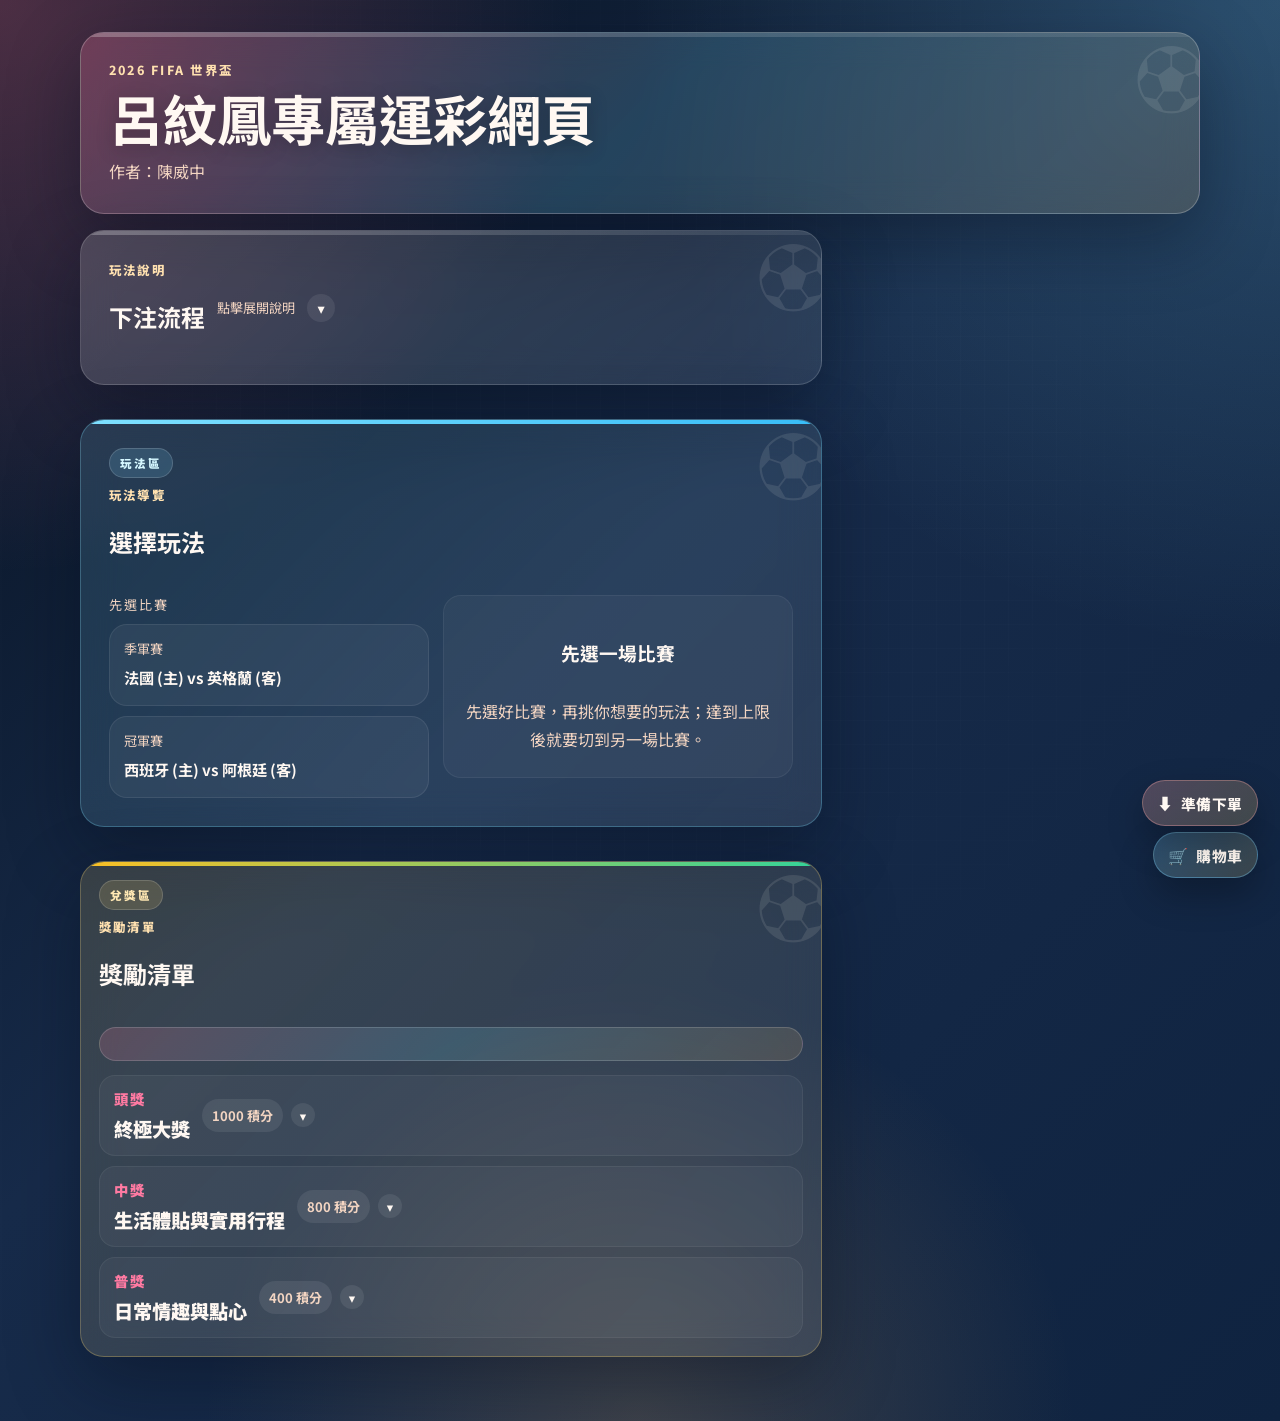
<file: index.html>
<!DOCTYPE html>
<html lang="zh-Hant">
<head>
	<meta charset="UTF-8">
	<meta name="viewport" content="width=device-width, initial-scale=1.0">
	<title>呂紋鳳專屬運彩網頁｜2026 FIFA 世界盃</title>
	<link rel="preconnect" href="https://fonts.googleapis.com">
	<link rel="preconnect" href="https://fonts.gstatic.com" crossorigin>
	<link href="https://fonts.googleapis.com/css2?family=Noto+Sans+TC:wght@400;500;700;900&display=swap" rel="stylesheet">
	<link rel="stylesheet" href="styles.css">
	<script defer src="script.js"></script>
</head>
<body>
	<main class="app-shell">
		<section class="hero card">
			<div class="hero__eyebrow">2026 FIFA 世界盃</div>
			<h1>呂紋鳳專屬運彩網頁</h1>
			<p>作者：陳威中</p>
		</section>

		<div class="shop-layout">
			<div class="shop-main">
				<section class="rules card">
					<details class="collapsible-card">
						<summary class="rules__header rules__header--compact">
							<div>
								<p class="match__label">玩法說明</p>
								<h2>下注流程</h2>
							</div>
							<span class="collapsible-card__hint">點擊展開說明</span>
							<span class="collapsible-card__icon">▾</span>
						</summary>
						<div class="rules-grid">
							<div class="rule-box">
								<h3>先選好玩法</h3>
								<p>先選一場比賽，再挑你想玩的玩法。</p>
							</div>
							<div class="rule-box">
								<h3>點準備下單</h3>
								<p>選好之後，點擊準備下單，畫面會跳到下單區塊。</p>
							</div>
							<div class="rule-box">
								<h3>選下注倍數</h3>
								<p>在下單區塊調整下注倍數，確認後加入購物車。</p>
							</div>
							<div class="rule-box">
								<h3>完成下單</h3>
								<p>所有下注都選完後，點確定下單，並把下單結果截圖給陳威中。</p>
							</div>
						</div>
					</details>
				</section>

				<section class="guide card card--play">
					<div class="guide__title-row">
						<div>
							<span class="section-badge section-badge--play">玩法區</span>
							<p class="match__label">玩法導覽</p>
							<h2>選擇玩法</h2>
						</div>
					</div>
					<div id="play-area" class="play-area"></div>
				</section>

				<section class="ticket card card--order floating-panel floating-panel--order is-hidden" id="order-section" aria-hidden="true">
					<div class="floating-panel__header">
						<div class="ticket__header">
							<div>
								<span class="section-badge section-badge--order">下單區</span>
								<p class="match__label">線單</p>
								<h2>我的下注單</h2>
							</div>
							<div class="ticket__meta">先選玩法，再把它送進購物車</div>
						</div>
						<button class="floating-panel__close" type="button" data-close-panel="order" aria-label="關閉下單區">✕</button>
					</div>
					<div class="ticket__controls">
						<label class="stake-field">
							<span>下注倍數</span>
							<input id="stake-input" type="number" min="1" step="1" value="1">
						</label>
						<div class="ticket__summary">
							<div>
								<span>本筆累積</span>
								<strong id="combo-times">0 積分</strong>
							</div>
							<div>
								<span>準備加入</span>
								<strong id="reward-status">尚未選玩法</strong>
							</div>
						</div>
					</div>
					<div id="ticket-list" class="ticket-list"></div>
				</section>

				<section class="rewards card card--reward">
					<div class="guide__title-row">
						<div>
							<span class="section-badge section-badge--reward">兌獎區</span>
							<p class="match__label">獎勵清單</p>
							<h2>獎勵清單</h2>
						</div>
					</div>
					<div id="reward-highlight" class="reward-highlight"></div>
					<div id="reward-catalog" class="reward-catalog"></div>
				</section>

			</div>

			<aside class="cart-dock card card--cart floating-panel floating-panel--cart is-hidden" id="cart-dock" aria-hidden="true">
				<div class="floating-panel__header">
					<div class="cart-dock__header">
						<div>
							<span class="section-badge section-badge--cart">購物車</span>
							<p class="match__label">購物車</p>
							<h2>下注購物車</h2>
						</div>
						<div class="cart-dock__count" id="cart-item-count">0 筆</div>
					</div>
					<button class="floating-panel__close" type="button" data-close-panel="cart" aria-label="關閉購物車">✕</button>
				</div>
				<div class="cart-dock__summary">
					<div>
							<span>購物車總積分</span>
							<strong id="cart-total-times">0 積分</strong>
					</div>
					<div>
						<span>獎勵解鎖</span>
						<strong id="cart-reward-status">尚未開始</strong>
					</div>
				</div>
				<div id="cart-list" class="cart-list"></div>
				<button id="confirm-order" class="cart-add" type="button">確定下單</button>
				<button id="cart-clear" class="cart-clear" type="button">清空購物車</button>
			</aside>
		</div>

		<button id="cart-fab" class="cart-fab" type="button" aria-label="快速跳到購物車">
			<span class="cart-fab__icon">🛒</span>
			<span class="cart-fab__text">購物車</span>
		</button>
		<button id="order-fab" class="cart-fab cart-fab--order" type="button" aria-label="準備下單">
			<span class="cart-fab__icon">⬇️</span>
			<span class="cart-fab__text">準備下單</span>
		</button>
		<div id="limit-toast" class="limit-toast" aria-live="polite"></div>
		<div id="error-popup-backdrop" class="error-popup-backdrop" hidden></div>
		<div id="error-popup" class="error-popup" role="alert" aria-live="assertive" hidden>
			<div class="error-popup__card">
				<div class="error-popup__icon">⚠️</div>
				<div class="error-popup__content">
					<h3>下單提醒</h3>
					<p id="error-popup-message"></p>
				</div>
				<button id="error-popup-close" class="error-popup__close" type="button" aria-label="關閉提示">✕</button>
			</div>
		</div>
		<div id="panel-backdrop" class="panel-backdrop" hidden></div>
	</main>
</body>
</html>
</file>
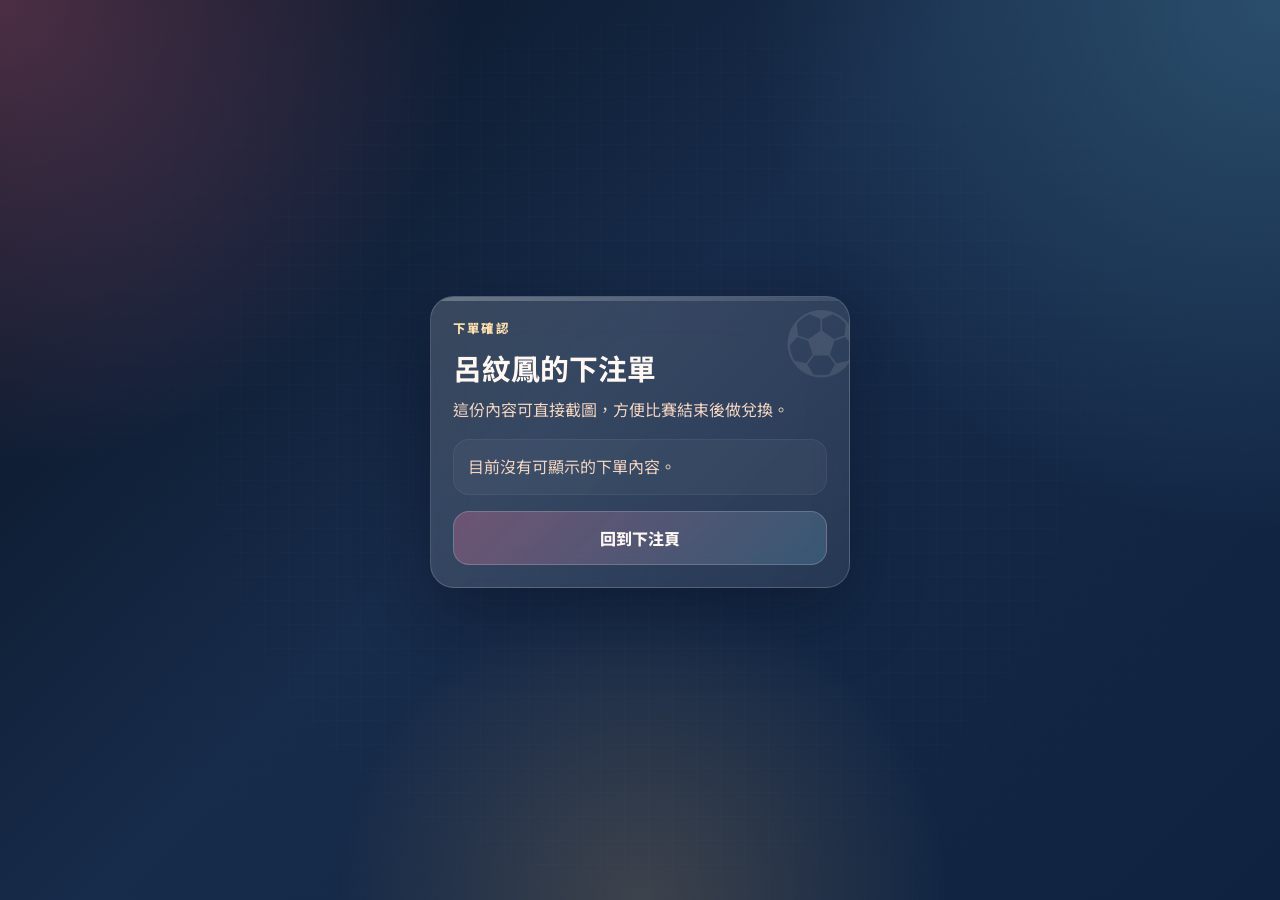
<file: order-confirmation.html>
<!DOCTYPE html>
<html lang="zh-Hant">
<head>
  <meta charset="UTF-8">
  <meta name="viewport" content="width=device-width, initial-scale=1.0">
  <title>下單確認｜呂紋鳳專屬運彩網頁</title>
  <link rel="preconnect" href="https://fonts.googleapis.com">
  <link rel="preconnect" href="https://fonts.gstatic.com" crossorigin>
  <link href="https://fonts.googleapis.com/css2?family=Noto+Sans+TC:wght@400;500;700;900&display=swap" rel="stylesheet">
  <link rel="stylesheet" href="styles.css">
  <script defer src="order-confirmation.js"></script>
</head>
<body>
  <main class="app-shell confirmation-shell">
    <section class="card confirmation-card">
      <div class="confirmation-header">
        <p class="match__label">下單確認</p>
        <h1>呂紋鳳的下注單</h1>
        <p class="confirmation-subtitle">這份內容可直接截圖，方便比賽結束後做兌換。</p>
      </div>
      <div id="confirmation-content" class="confirmation-content"></div>
      <button class="cart-add confirmation-back" type="button" onclick="window.location.href='https://mckkkjese.github.io/wayne_Sports_Lottery/'">回到下注頁</button>
    </section>
  </main>
</body>
</html>
</file>
<file: styles.css>
:root {
  --bg: #07111f;
  --bg-2: #0f2340;
  --card: rgba(255, 255, 255, 0.12);
  --card-border: rgba(255, 255, 255, 0.16);
  --text: #fff8f2;
  --muted: #f3d5c2;
  --accent: #ff7aa2;
  --accent-2: #ffbf69;
  --accent-3: #7fe1ff;
  --pill: rgba(255, 255, 255, 0.16);
  --shadow: 0 24px 70px rgba(5, 10, 24, 0.38);
}

* {
  box-sizing: border-box;
}

html {
  color-scheme: dark;
}

body {
  margin: 0;
  min-height: 100vh;
  font-family: "Noto Sans TC", system-ui, sans-serif;
  color: var(--text);
  background:
    radial-gradient(circle at top left, rgba(255, 122, 162, 0.28), transparent 30%),
    radial-gradient(circle at top right, rgba(127, 225, 255, 0.20), transparent 34%),
    radial-gradient(circle at bottom center, rgba(255, 191, 105, 0.18), transparent 28%),
    linear-gradient(135deg, #07111f 0%, #172b4a 45%, #0f2340 100%);
}

body::before {
  content: "";
  position: fixed;
  inset: 0;
  pointer-events: none;
  opacity: 0.18;
  background-image: linear-gradient(rgba(255, 255, 255, 0.08) 1px, transparent 1px), linear-gradient(90deg, rgba(255, 255, 255, 0.08) 1px, transparent 1px);
  background-size: 24px 24px;
  mask-image: radial-gradient(circle at center, black 45%, transparent 100%);
}

.app-shell {
  width: min(1120px, calc(100% - 24px));
  margin: 0 auto;
  padding: 20px 0 32px;
}

.shop-layout {
  display: grid;
  gap: 16px;
  margin-top: 16px;
}

.shop-main {
  display: grid;
  gap: 16px;
}

.card {
  border: 1px solid var(--card-border);
  background: linear-gradient(135deg, rgba(255,255,255,0.16), rgba(255,255,255,0.08));
  box-shadow: var(--shadow);
  backdrop-filter: blur(18px);
  border-radius: 24px;
  position: relative;
  overflow: hidden;
}

.card::before {
  content: "⚽";
  position: absolute;
  right: -8px;
  top: -10px;
  font-size: 72px;
  opacity: 0.10;
  pointer-events: none;
}

.card::after {
  content: "";
  position: absolute;
  inset: 0 0 auto 0;
  height: 4px;
  background: linear-gradient(90deg, rgba(255,255,255,0.26), rgba(255,255,255,0.08));
}

.card--play {
  border-color: rgba(127, 225, 255, 0.28);
  background: linear-gradient(135deg, rgba(127, 225, 255, 0.14), rgba(255,255,255,0.09));
}

.card--play::after {
  background: linear-gradient(90deg, #7fe1ff 0%, #38bdf8 100%);
}

.card--order {
  border-color: rgba(255, 122, 162, 0.28);
  background: linear-gradient(135deg, rgba(255, 122, 162, 0.16), rgba(255,255,255,0.09));
}

.card--order::after {
  background: linear-gradient(90deg, #ff7aa2 0%, #f59e0b 100%);
}

.card--reward {
  border-color: rgba(249, 213, 110, 0.28);
  background: linear-gradient(135deg, rgba(249, 213, 110, 0.16), rgba(255,255,255,0.09));
}

.card--reward::after {
  background: linear-gradient(90deg, #fbbf24 0%, #34d399 100%);
}

.card--cart {
  border-color: rgba(167, 139, 250, 0.34);
  background: linear-gradient(135deg, rgba(167, 139, 250, 0.20), rgba(127, 225, 255, 0.16), rgba(255,255,255,0.10));
  box-shadow: 0 28px 70px rgba(4, 10, 24, 0.42);
}

.card--cart::after {
  background: linear-gradient(90deg, #a78bfa 0%, #7fe1ff 100%);
}

.hero {
  padding: 24px 18px;
  margin-bottom: 16px;
  background: linear-gradient(135deg, rgba(255, 122, 162, 0.24), rgba(127, 225, 255, 0.18), rgba(255, 191, 105, 0.15));
  border-color: rgba(255,255,255,0.24);
}

.guide,
.rules {
	padding: 18px;
	margin-bottom: 16px;
}

.ticket {
  padding: 18px;
  margin-bottom: 16px;
}

.rewards {
  padding: 18px;
  margin-bottom: 16px;
}

.cart-dock {
  padding: 18px;
  margin-bottom: 0;
  align-self: auto;
  display: grid;
  gap: 14px;
  position: relative;
  max-height: min(84vh, 900px);
  overflow: auto;
}

.panel-backdrop {
  position: fixed;
  inset: 0;
  background: rgba(3, 6, 16, 0.55);
  backdrop-filter: blur(4px);
  z-index: 35;
  opacity: 0;
  pointer-events: none;
  transition: opacity 0.2s ease;
}

.panel-backdrop.is-visible {
  opacity: 1;
  pointer-events: auto;
}

.floating-panel {
  position: fixed;
  z-index: 45;
  width: min(560px, calc(100vw - 24px));
  max-height: min(84vh, 900px);
  overflow: auto;
  display: grid;
  gap: 14px;
  transform: translateY(14px) scale(0.98);
  opacity: 0;
  pointer-events: none;
  transition: opacity 0.22s ease, transform 0.22s ease;
}

.floating-panel.is-open {
  opacity: 1;
  pointer-events: auto;
  transform: translateY(0) scale(1);
}

.floating-panel.is-hidden {
  display: none;
}

.floating-panel--order {
  right: 16px;
  bottom: 110px;
}

.floating-panel--cart {
  right: 16px;
  top: 16px;
  width: min(480px, calc(100vw - 24px));
}

@media (max-width: 719px) {
  .floating-panel {
    left: 50%;
    right: auto;
    top: 50%;
    bottom: auto;
    width: min(90vw, 480px);
    transform: translate(-50%, 14px) scale(0.98);
  }

  .floating-panel.is-open {
    transform: translate(-50%, -50%) scale(1);
  }

  .floating-panel--order,
  .floating-panel--cart {
    right: auto;
    left: 50%;
    top: 50%;
    bottom: auto;
  }

  .floating-panel--order {
    bottom: auto;
  }
}

.floating-panel__header {
  display: flex;
  justify-content: space-between;
  gap: 12px;
  align-items: flex-start;
}

.floating-panel__close {
  border: 0;
  background: rgba(255, 255, 255, 0.12);
  color: var(--text);
  width: 36px;
  height: 36px;
  border-radius: 50%;
  cursor: pointer;
  flex: none;
}

.cart-fab {
  position: fixed;
  right: 12px;
  bottom: calc(16px + env(safe-area-inset-bottom));
  z-index: 30;
  display: inline-flex;
  align-items: center;
  gap: 8px;
  padding: 10px 14px;
  border-radius: 999px;
  border: 1px solid rgba(125, 211, 252, 0.36);
  background: linear-gradient(135deg, rgba(125, 211, 252, 0.25), rgba(249, 213, 110, 0.18));
  color: var(--text);
  box-shadow: 0 16px 36px rgba(0, 0, 0, 0.28);
  font: inherit;
  font-weight: 800;
  cursor: pointer;
  backdrop-filter: blur(14px);
}

.cart-fab--order {
  bottom: calc(68px + env(safe-area-inset-bottom));
  background: linear-gradient(135deg, rgba(252, 165, 165, 0.26), rgba(249, 213, 110, 0.2));
  border-color: rgba(252, 165, 165, 0.35);
  max-width: min(250px, calc(100vw - 24px));
  justify-content: center;
  text-align: center;
}

.cart-fab__icon {
  font-size: 1rem;
}

.cart-fab__text {
  font-size: 0.92rem;
  letter-spacing: 0.04em;
}

.cart-fab:hover,
.cart-fab:focus-visible {
  outline: none;
  transform: translateY(-1px);
}

.section-badge {
  display: inline-flex;
  align-items: center;
  width: fit-content;
  padding: 6px 10px;
  margin-bottom: 8px;
  border-radius: 999px;
  font-size: 0.72rem;
  letter-spacing: 0.16em;
  text-transform: uppercase;
  font-weight: 900;
  border: 1px solid rgba(255,255,255,0.16);
}

.section-badge--play {
  background: rgba(125, 211, 252, 0.16);
  color: #d5f7ff;
}

.section-badge--order {
  background: rgba(255, 122, 162, 0.16);
  color: #ffd2e0;
}

.section-badge--reward {
  background: rgba(249, 213, 110, 0.16);
  color: #ffe8b3;
}

.section-badge--cart {
  background: rgba(167, 139, 250, 0.18);
  color: #e9dcff;
}

.hero__eyebrow,
.match__label {
  margin: 0 0 10px;
  font-size: 0.78rem;
  letter-spacing: 0.18em;
  text-transform: uppercase;
  color: #ffe1b0;
  font-weight: 800;
}

.hero h1 {
  margin: 0;
  font-size: clamp(1.8rem, 6vw, 3.4rem);
  line-height: 1.05;
  text-shadow: 0 4px 20px rgba(0,0,0,0.24);
}

.hero p {
  margin: 12px 0 0;
  color: var(--muted);
  line-height: 1.7;
}

.hero__meta {
  display: flex;
  flex-wrap: wrap;
  gap: 10px;
  margin-top: 16px;
}

.hero__meta span,
.match__tag {
  border-radius: 999px;
  padding: 8px 12px;
  background: rgba(255, 255, 255, 0.12);
  border: 1px solid rgba(255, 255, 255, 0.18);
  color: var(--text);
  font-size: 0.88rem;
  box-shadow: inset 0 1px 0 rgba(255,255,255,0.15);
}

.guide__title-row,
.rules__header {
  display: flex;
  flex-direction: column;
  gap: 10px;
  margin-bottom: 16px;
  align-items: flex-start;
}

.rules__header--compact {
  margin-bottom: 0;
  gap: 6px;
  padding: 2px 0;
}

.collapsible-card {
  display: block;
}

.collapsible-card summary {
  list-style: none;
  cursor: pointer;
  display: flex;
  justify-content: flex-start;
  align-items: center;
  gap: 12px;
  text-align: left;
}

.collapsible-card summary::-webkit-details-marker {
  display: none;
}

.collapsible-card__hint {
  font-size: 0.82rem;
  color: var(--muted);
}

.collapsible-card__icon {
  display: inline-flex;
  align-items: center;
  justify-content: center;
  width: 28px;
  height: 28px;
  border-radius: 50%;
  background: rgba(255, 255, 255, 0.08);
  color: var(--text);
  font-size: 0.9rem;
  transition: transform 0.2s ease;
  flex: none;
}

.collapsible-card[open] .collapsible-card__icon {
  transform: rotate(180deg);
}

.ticket__header {
  margin-bottom: 0;
}

.guide__hint {
  color: var(--muted);
  font-size: 0.92rem;
}

.limit-toast {
  position: fixed;
  left: 50%;
  top: 18px;
  transform: translateX(-50%) translateY(-20px);
  min-width: min(340px, calc(100vw - 24px));
  max-width: min(460px, calc(100vw - 24px));
  padding: 14px 16px;
  border-radius: 18px;
  background: linear-gradient(135deg, rgba(255, 122, 162, 0.98), rgba(127, 225, 255, 0.95));
  color: #07111f;
  border: 1px solid rgba(255, 255, 255, 0.38);
  box-shadow: 0 18px 50px rgba(0, 0, 0, 0.38);
  font-weight: 900;
  text-align: center;
  line-height: 1.6;
  opacity: 0;
  pointer-events: none;
  transition: opacity 0.2s ease, transform 0.2s ease;
  z-index: 30;
  backdrop-filter: blur(6px);
}

.limit-toast.is-visible {
  opacity: 1;
  transform: translateX(-50%) translateY(0);
  display: block;
}

.limit-toast.is-behind-panel {
  z-index: 18;
}

.limit-toast.is-warning {
  border-color: rgba(252, 165, 165, 0.45);
  background: linear-gradient(135deg, rgba(120, 20, 30, 0.98), rgba(255, 122, 162, 0.96));
  color: #fff8f2;
}

.error-popup-backdrop {
  position: fixed;
  inset: 0;
  background: rgba(3, 6, 16, 0.62);
  backdrop-filter: blur(4px);
  z-index: 10000;
  opacity: 0;
  pointer-events: none;
  transition: opacity 0.2s ease;
}

.error-popup-backdrop.is-visible {
  opacity: 1;
  pointer-events: auto;
}

.error-popup {
  position: fixed;
  inset: 0;
  z-index: 10001;
  display: flex;
  align-items: center;
  justify-content: center;
  padding: 20px;
  opacity: 0;
  pointer-events: none;
  transition: opacity 0.2s ease;
}

.error-popup.is-visible {
  opacity: 1;
  pointer-events: auto;
}

.error-popup__card {
  width: min(420px, 100%);
  display: flex;
  gap: 12px;
  align-items: flex-start;
  padding: 18px 18px 16px;
  border-radius: 24px;
  background: linear-gradient(135deg, rgba(255, 255, 255, 0.96), rgba(255, 234, 240, 0.95));
  color: #07111f;
  box-shadow: 0 24px 60px rgba(0, 0, 0, 0.34);
  border: 1px solid rgba(255, 122, 162, 0.3);
}

.error-popup__icon {
  font-size: 1.5rem;
  line-height: 1;
  flex: none;
  margin-top: 2px;
}

.error-popup__content {
  flex: 1;
}

.error-popup__content h3 {
  margin: 0 0 6px;
  font-size: 1.04rem;
}

.error-popup__content p {
  margin: 0;
  line-height: 1.65;
  font-weight: 600;
}

.error-popup__close {
  border: 0;
  background: transparent;
  color: #07111f;
  font-size: 1rem;
  cursor: pointer;
  padding: 0;
  line-height: 1;
}

.play-area {
  display: grid;
  gap: 14px;
}

.category-list {
  display: flex;
  flex-wrap: wrap;
  gap: 10px;
}

.selector-block {
  display: grid;
  gap: 10px;
  margin-bottom: 16px;
}

.selector-block--intro {
	margin-bottom: 0;
}

.selector-label {
  font-size: 0.82rem;
  letter-spacing: 0.14em;
  text-transform: uppercase;
  color: var(--muted);
}

.selector-grid {
  display: grid;
  grid-template-columns: repeat(2, minmax(0, 1fr));
  gap: 10px;
}

.selector-grid--matches {
	grid-template-columns: repeat(1, minmax(0, 1fr));
}

.category-button {
  border: 1px solid rgba(255, 255, 255, 0.14);
  background: rgba(255, 255, 255, 0.08);
  color: var(--text);
  border-radius: 999px;
  padding: 10px 14px;
  font: inherit;
  font-weight: 700;
  cursor: pointer;
  transition: transform 0.18s ease, background 0.18s ease, border-color 0.18s ease;
}

.category-button:hover,
.category-button:focus-visible {
  transform: translateY(-1px);
  outline: none;
  border-color: rgba(125, 211, 252, 0.4);
}

.category-button.is-active {
  background: linear-gradient(135deg, rgba(255, 122, 162, 0.28), rgba(127, 225, 255, 0.20));
  border-color: rgba(255, 255, 255, 0.34);
}

.selector-button,
.option-button,
.ticket-remove {
  border: 1px solid rgba(255, 255, 255, 0.08);
  background: rgba(255, 255, 255, 0.05);
  color: var(--text);
  border-radius: 18px;
  font: inherit;
  cursor: pointer;
  transition: transform 0.18s ease, background 0.18s ease, border-color 0.18s ease, box-shadow 0.18s ease;
}

.selector-button {
  padding: 14px;
  display: grid;
  gap: 6px;
  text-align: left;
  min-height: 82px;
}

.selector-button span {
  font-size: 0.82rem;
  color: var(--muted);
}

.selector-button strong {
  font-size: 0.95rem;
  line-height: 1.35;
}

.selector-button.is-active,
.option-button.is-selected {
  background: linear-gradient(135deg, rgba(255, 122, 162, 0.28), rgba(127, 225, 255, 0.18));
  border-color: rgba(255, 255, 255, 0.34);
  box-shadow: 0 10px 30px rgba(255, 122, 162, 0.16);
}

.option-button {
  min-height: 52px;
  padding: 12px 14px;
  display: inline-flex;
  flex-direction: column;
  align-items: flex-start;
  justify-content: center;
  gap: 4px;
  text-align: left;
}

.option-button span {
  font-size: 0.9rem;
  font-weight: 700;
}

.option-button strong {
  font-size: 0.82rem;
  color: #ffe9a6;
}

.option-grid {
  display: grid;
  grid-template-columns: repeat(2, minmax(0, 1fr));
  gap: 10px;
}

.play-panel {
  padding: 16px;
  border-radius: 18px;
  background: rgba(255, 255, 255, 0.04);
  border: 1px solid rgba(255, 255, 255, 0.06);
  display: grid;
  gap: 14px;
}

.play-panel--empty {
	text-align: center;
	padding: 24px 16px;
}

.play-panel__title {
  display: flex;
  justify-content: space-between;
  align-items: baseline;
  gap: 12px;
  flex-wrap: wrap;
}

.play-panel__title h3 {
  margin: 0;
  font-size: 1.05rem;
}

.play-panel__title span {
  color: var(--muted);
  font-size: 0.86rem;
}

.play-panel__description {
  margin: 0;
  color: var(--muted);
  line-height: 1.7;
}

.market-stack {
	display: grid;
	gap: 14px;
}

.market-card {
	margin: 0;
}

.option-grid {
  display: grid;
  grid-template-columns: repeat(2, minmax(0, 1fr));
  gap: 10px;
}

.option-pill {
  min-height: 44px;
  display: inline-flex;
  align-items: center;
  justify-content: center;
  text-align: center;
  padding: 10px 12px;
  border-radius: 14px;
  background: var(--pill);
  border: 1px solid rgba(255, 255, 255, 0.08);
  font-weight: 700;
}

.option-pill--wide {
  grid-column: 1 / -1;
}

.rules-grid {
  display: grid;
  gap: 12px;
}

.ticket__header,
.ticket__controls,
.ticket__summary,
.ticket-item,
.ticket-item__right {
  display: flex;
  gap: 12px;
  align-items: flex-start;
}

.ticket__header,
.ticket__controls {
  flex-direction: column;
  margin-bottom: 16px;
}

.ticket__header {
  justify-content: space-between;
}

.ticket__meta,
.ticket-note,
.ticket-empty,
.ticket-item__subtitle {
  color: var(--muted);
  line-height: 1.6;
}

.stake-field {
  display: grid;
  gap: 8px;
  width: 100%;
}

.stake-field span,
.ticket__summary span {
  font-size: 0.82rem;
  letter-spacing: 0.08em;
  text-transform: uppercase;
  color: var(--muted);
}

.stake-field input {
  width: 100%;
  border-radius: 16px;
  border: 1px solid rgba(255, 255, 255, 0.1);
  background: rgba(255, 255, 255, 0.05);
  color: var(--text);
  padding: 14px;
  font: inherit;
  font-size: 1rem;
}

.ticket__summary {
  justify-content: space-between;
  width: 100%;
  flex-wrap: wrap;
}

.ticket__summary strong {
  display: block;
  font-size: 1.1rem;
  margin-top: 4px;
}

.cart-dock__header,
.cart-dock__summary {
  display: flex;
  justify-content: space-between;
  gap: 12px;
  align-items: flex-start;
}

.cart-dock__count {
  padding: 8px 10px;
  border-radius: 999px;
  background: rgba(255, 255, 255, 0.08);
  font-weight: 700;
  white-space: nowrap;
}

.cart-dock__summary span {
  font-size: 0.82rem;
  letter-spacing: 0.08em;
  text-transform: uppercase;
  color: var(--muted);
}

.cart-dock__summary strong {
  display: block;
  margin-top: 4px;
  font-size: 1.05rem;
}

.cart-list {
  display: grid;
  gap: 10px;
}

.cart-empty {
  padding: 14px;
  border-radius: 16px;
  background: rgba(255, 255, 255, 0.04);
  border: 1px solid rgba(255, 255, 255, 0.06);
  color: var(--muted);
  line-height: 1.7;
}

.cart-item {
  padding: 14px;
  border-radius: 18px;
  background: rgba(255, 255, 255, 0.04);
  border: 1px solid rgba(255, 255, 255, 0.06);
  display: flex;
  justify-content: space-between;
  gap: 12px;
  align-items: flex-start;
}

.cart-item__match {
  margin: 0 0 6px;
  font-size: 0.78rem;
  letter-spacing: 0.12em;
  text-transform: uppercase;
  color: var(--accent);
}

.cart-item h3 {
  margin: 0 0 6px;
  font-size: 1rem;
}

.cart-item__option {
  margin: 0;
  color: var(--muted);
  line-height: 1.6;
}

.cart-item__meta {
  display: grid;
  gap: 8px;
  justify-items: end;
  text-align: right;
}

.cart-item__meta strong {
  font-size: 1.05rem;
}

.cart-add,
.cart-clear {
  border: 1px solid rgba(255, 255, 255, 0.18);
  background: linear-gradient(135deg, rgba(255, 122, 162, 0.28), rgba(127, 225, 255, 0.18));
  color: var(--text);
  border-radius: 16px;
  padding: 14px 16px;
  font: inherit;
  font-weight: 800;
  cursor: pointer;
  transition: transform 0.18s ease, box-shadow 0.18s ease;
}

.cart-clear {
  border-color: rgba(255, 255, 255, 0.14);
  background: rgba(255, 255, 255, 0.05);
}

.cart-add:hover,
.cart-clear:hover {
  transform: translateY(-1px);
  box-shadow: 0 12px 28px rgba(0, 0, 0, 0.18);
}

.ticket-list {
  display: grid;
  gap: 10px;
}

.ticket-note,
.ticket-empty {
  padding: 14px;
  border-radius: 16px;
  background: rgba(255, 255, 255, 0.04);
  border: 1px solid rgba(255, 255, 255, 0.06);
}

.ticket-note--warn {
	border-color: rgba(252, 165, 165, 0.35);
	background: rgba(252, 165, 165, 0.08);
}

.ticket-note--info {
	border-color: rgba(125, 211, 252, 0.26);
	background: rgba(125, 211, 252, 0.06);
}

.reward-highlight {
  display: grid;
  gap: 10px;
  padding: 16px;
  border-radius: 20px;
  background: linear-gradient(135deg, rgba(255, 122, 162, 0.18), rgba(127, 225, 255, 0.16), rgba(255, 191, 105, 0.14));
  border: 1px solid rgba(255, 255, 255, 0.16);
  margin-bottom: 14px;
}

.reward-catalog {
  display: grid;
  gap: 10px;
}

.reward-tier {
  padding: 12px 14px;
  border-radius: 16px;
  background: rgba(255, 255, 255, 0.04);
  border: 1px solid rgba(255, 255, 255, 0.06);
}

.reward-tier.is-unlocked {
  border-color: rgba(255, 122, 162, 0.34);
  background: rgba(255, 122, 162, 0.08);
}

.reward-tier > summary {
  list-style: none;
  cursor: pointer;
  display: flex;
  justify-content: space-between;
  align-items: center;
  gap: 12px;
}

.reward-tier > summary::-webkit-details-marker {
  display: none;
}

.reward-tier__header {
  display: flex;
  justify-content: space-between;
  gap: 12px;
  align-items: center;
}

.reward-tier__meta {
  display: inline-flex;
  align-items: center;
  gap: 8px;
  color: var(--muted);
  font-size: 0.82rem;
}

.reward-tier__icon {
  display: inline-flex;
  align-items: center;
  justify-content: center;
  width: 24px;
  height: 24px;
  border-radius: 50%;
  background: rgba(255, 255, 255, 0.08);
  color: var(--text);
  font-size: 0.8rem;
  flex: none;
  transition: transform 0.2s ease;
}

.reward-tier[open] .reward-tier__icon {
  transform: rotate(180deg);
}

.reward-grid {
  display: grid;
  grid-template-columns: repeat(1, minmax(0, 1fr));
  gap: 10px;
  margin-top: 12px;
}

.reward-item {
  padding: 12px 14px;
  border-radius: 14px;
  background: rgba(255, 255, 255, 0.05);
  border: 1px solid rgba(255, 255, 255, 0.06);
  line-height: 1.6;
  display: flex;
  justify-content: space-between;
  gap: 12px;
  align-items: flex-start;
}

.reward-item__label {
  flex: 1;
}

.reward-item__amount {
  flex: none;
  font-size: 0.9rem;
  font-weight: 800;
  color: #ffe9a6;
  white-space: nowrap;
}

.reward-highlight h3 {
  margin: 0;
  font-size: 1.08rem;
}

.reward-highlight p {
  margin: 0;
  line-height: 1.7;
  color: var(--muted);
}

.reward-highlight__badge {
  display: inline-flex;
  align-items: center;
  justify-content: center;
  width: fit-content;
  padding: 7px 11px;
  border-radius: 999px;
  font-size: 0.8rem;
  font-weight: 700;
  border: 1px solid rgba(255, 255, 255, 0.12);
}

.reward-highlight__badge--gold {
  background: rgba(249, 213, 110, 0.18);
  color: #ffe9a6;
}

.reward-highlight__badge--rose {
  background: rgba(252, 165, 165, 0.18);
  color: #ffd1d1;
}

.reward-highlight__badge--sky {
  background: rgba(125, 211, 252, 0.18);
  color: #d7f7ff;
}

.reward-highlight__badge--mint {
  background: rgba(110, 231, 183, 0.18);
  color: #d3ffe9;
}

.reward-tier__name {
  margin: 0 0 6px;
  font-size: 0.9rem;
  letter-spacing: 0.16em;
  text-transform: uppercase;
  color: var(--accent);
  font-weight: 900;
}

.reward-tier h3 {
  margin: 0;
  font-size: 1.2rem;
  font-weight: 900;
}

.reward-tier__threshold {
  flex: none;
  padding: 7px 10px;
  border-radius: 999px;
  background: rgba(255, 255, 255, 0.08);
  font-size: 0.82rem;
  font-weight: 700;
}

.ticket-item {
  justify-content: space-between;
  padding: 14px;
  border-radius: 16px;
  background: rgba(255, 255, 255, 0.04);
  border: 1px solid rgba(255, 255, 255, 0.06);
  align-items: center;
}

.ticket-item__title {
  font-weight: 700;
  margin-bottom: 4px;
}

.ticket-item__right {
  flex-direction: column;
  align-items: flex-end;
  gap: 8px;
}

.ticket-remove {
  padding: 8px 12px;
  border-radius: 999px;
  font-size: 0.85rem;
}

.confirmation-shell {
  display: flex;
  justify-content: center;
  align-items: center;
  min-height: 100vh;
  padding: 20px 0;
}

.confirmation-card {
  width: min(100%, 420px);
  padding: 22px;
  display: grid;
  gap: 16px;
}

.confirmation-header h1 {
  margin: 0 0 8px;
  font-size: clamp(1.4rem, 5vw, 1.8rem);
}

.confirmation-subtitle {
  margin: 0;
  color: var(--muted);
  line-height: 1.7;
}

.confirmation-content {
  display: grid;
  gap: 12px;
}

.confirmation-box {
  padding: 14px;
  border-radius: 18px;
  background: rgba(255, 255, 255, 0.04);
  border: 1px solid rgba(255, 255, 255, 0.06);
  display: grid;
  gap: 10px;
}

.confirmation-box h3 {
  margin: 0;
  font-size: 1rem;
}

.confirmation-row {
  display: flex;
  justify-content: space-between;
  gap: 12px;
  align-items: center;
  font-size: 0.95rem;
}

.confirmation-row span {
  color: var(--muted);
}

.confirmation-item {
  padding: 10px 0;
  border-top: 1px solid rgba(255, 255, 255, 0.08);
}

.confirmation-item:first-child {
  border-top: 0;
  padding-top: 0;
}

.confirmation-item__header {
  display: flex;
  justify-content: space-between;
  gap: 10px;
  align-items: center;
  margin-bottom: 6px;
}

.confirmation-item__body {
  display: grid;
  gap: 4px;
  color: var(--muted);
  font-size: 0.92rem;
  line-height: 1.6;
}

.confirmation-item__meta {
  margin-top: 6px;
  font-weight: 700;
  color: #ffe9a6;
}

.confirmation-box--note p {
  margin: 0;
  color: var(--muted);
  line-height: 1.7;
}

.confirmation-back {
  width: 100%;
}

.rule-box {
  padding: 14px;
  border-radius: 18px;
  background: rgba(255, 255, 255, 0.04);
  border: 1px solid rgba(255, 255, 255, 0.06);
}

.rule-box h3 {
  margin: 0 0 8px;
  font-size: 1rem;
}

.rule-box p {
  margin: 0;
  line-height: 1.7;
  color: var(--muted);
}

.matches {
  display: grid;
  gap: 16px;
}

.match {
  padding: 18px;
}

.match__header {
  display: flex;
  flex-direction: column;
  gap: 10px;
  margin-bottom: 16px;
}

.match h2 {
  margin: 0;
  font-size: clamp(1.25rem, 4vw, 2rem);
  line-height: 1.2;
}

.match h2 span {
  color: var(--muted);
  font-size: 0.78em;
  font-weight: 500;
}

.match__tag--gold {
  background: rgba(249, 213, 110, 0.16);
  color: #ffe9a6;
}

.outcome {
  padding: 14px;
  border-radius: 18px;
  background: rgba(255, 255, 255, 0.04);
  border: 1px solid rgba(255, 255, 255, 0.06);
}

.outcome + .outcome {
  margin-top: 12px;
}

.outcome__title {
  display: flex;
  align-items: baseline;
  justify-content: space-between;
  gap: 12px;
  font-size: 1rem;
  font-weight: 700;
  margin-bottom: 12px;
}

.outcome__title span {
  color: var(--muted);
  font-weight: 500;
  font-size: 0.86rem;
}

.score-grid {
  display: grid;
  grid-template-columns: repeat(2, minmax(0, 1fr));
  gap: 10px;
}

.score-grid--compact {
  grid-template-columns: repeat(2, minmax(0, 1fr));
}

.score-pill {
  display: inline-flex;
  align-items: center;
  justify-content: center;
  min-height: 44px;
  padding: 10px 12px;
  border-radius: 14px;
  background: var(--pill);
  border: 1px solid rgba(255, 255, 255, 0.08);
  font-weight: 700;
  letter-spacing: 0.02em;
}

.score-pill--other {
  background: linear-gradient(135deg, rgba(125, 211, 252, 0.2), rgba(249, 213, 110, 0.18));
  border-color: rgba(125, 211, 252, 0.3);
  color: #ffffff;
}

.outcome--win .outcome__title {
  color: #d7f7ff;
}

.outcome--loss .outcome__title {
  color: #ffd1d1;
}

.outcome--draw .outcome__title {
  color: #fff0bf;
}

@media (min-width: 720px) {
  .app-shell {
    width: min(1120px, calc(100% - 40px));
    padding: 32px 0 48px;
  }

	.shop-main,
	.shop-layout {
		gap: 18px;
	}

  .hero,
  .guide,
  .rules,
  .ticket,
  .match {
    padding: 28px;
  }

	.guide__title-row,
	.rules__header {
		flex-direction: row;
		justify-content: space-between;
		align-items: flex-start;
	}

	.option-grid {
		grid-template-columns: repeat(3, minmax(0, 1fr));
	}

  .selector-grid {
    grid-template-columns: repeat(2, minmax(0, 1fr));
  }

  .selector-grid--matches {
    grid-template-columns: repeat(2, minmax(0, 1fr));
  }

  .cart-item__meta {
    min-width: 92px;
  }

  .cart-fab {
    right: 16px;
    bottom: 18px;
  }

  .cart-fab--order {
    bottom: 70px;
    max-width: min(280px, calc(100vw - 32px));
  }

  .ticket__header,
  .ticket__controls {
    flex-direction: row;
    align-items: flex-end;
    justify-content: space-between;
  }

  .ticket__summary {
    justify-content: flex-end;
    width: auto;
  }

  .reward-grid {
    grid-template-columns: repeat(2, minmax(0, 1fr));
  }

  .match__header {
    flex-direction: row;
    justify-content: space-between;
    align-items: flex-start;
  }

  .score-grid {
    grid-template-columns: repeat(3, minmax(0, 1fr));
  }

  .score-grid--compact {
    grid-template-columns: repeat(4, minmax(0, 1fr));
  }
}

@media (min-width: 1024px) {
  .shop-layout {
    grid-template-columns: minmax(0, 1fr) 360px;
    align-items: start;
  }

  .play-area {
		grid-template-columns: 320px minmax(0, 1fr);
		align-items: start;
	}

  .selector-grid {
    grid-template-columns: 1fr;
  }

  .selector-grid--matches {
    grid-template-columns: 1fr;
  }

  .ticket-item {
    align-items: center;
  }

  .matches {
    grid-template-columns: repeat(2, minmax(0, 1fr));
    align-items: start;
  }

  .score-grid {
    grid-template-columns: repeat(2, minmax(0, 1fr));
  }

  .score-grid--compact {
    grid-template-columns: repeat(2, minmax(0, 1fr));
  }

	.rules-grid {
		grid-template-columns: repeat(2, minmax(0, 1fr));
	}

  .cart-dock {
    position: sticky;
    top: 18px;
  }

  .cart-fab {
    bottom: 22px;
    right: 22px;
  }

  .cart-fab--order {
    bottom: 74px;
  }
}
</file>
